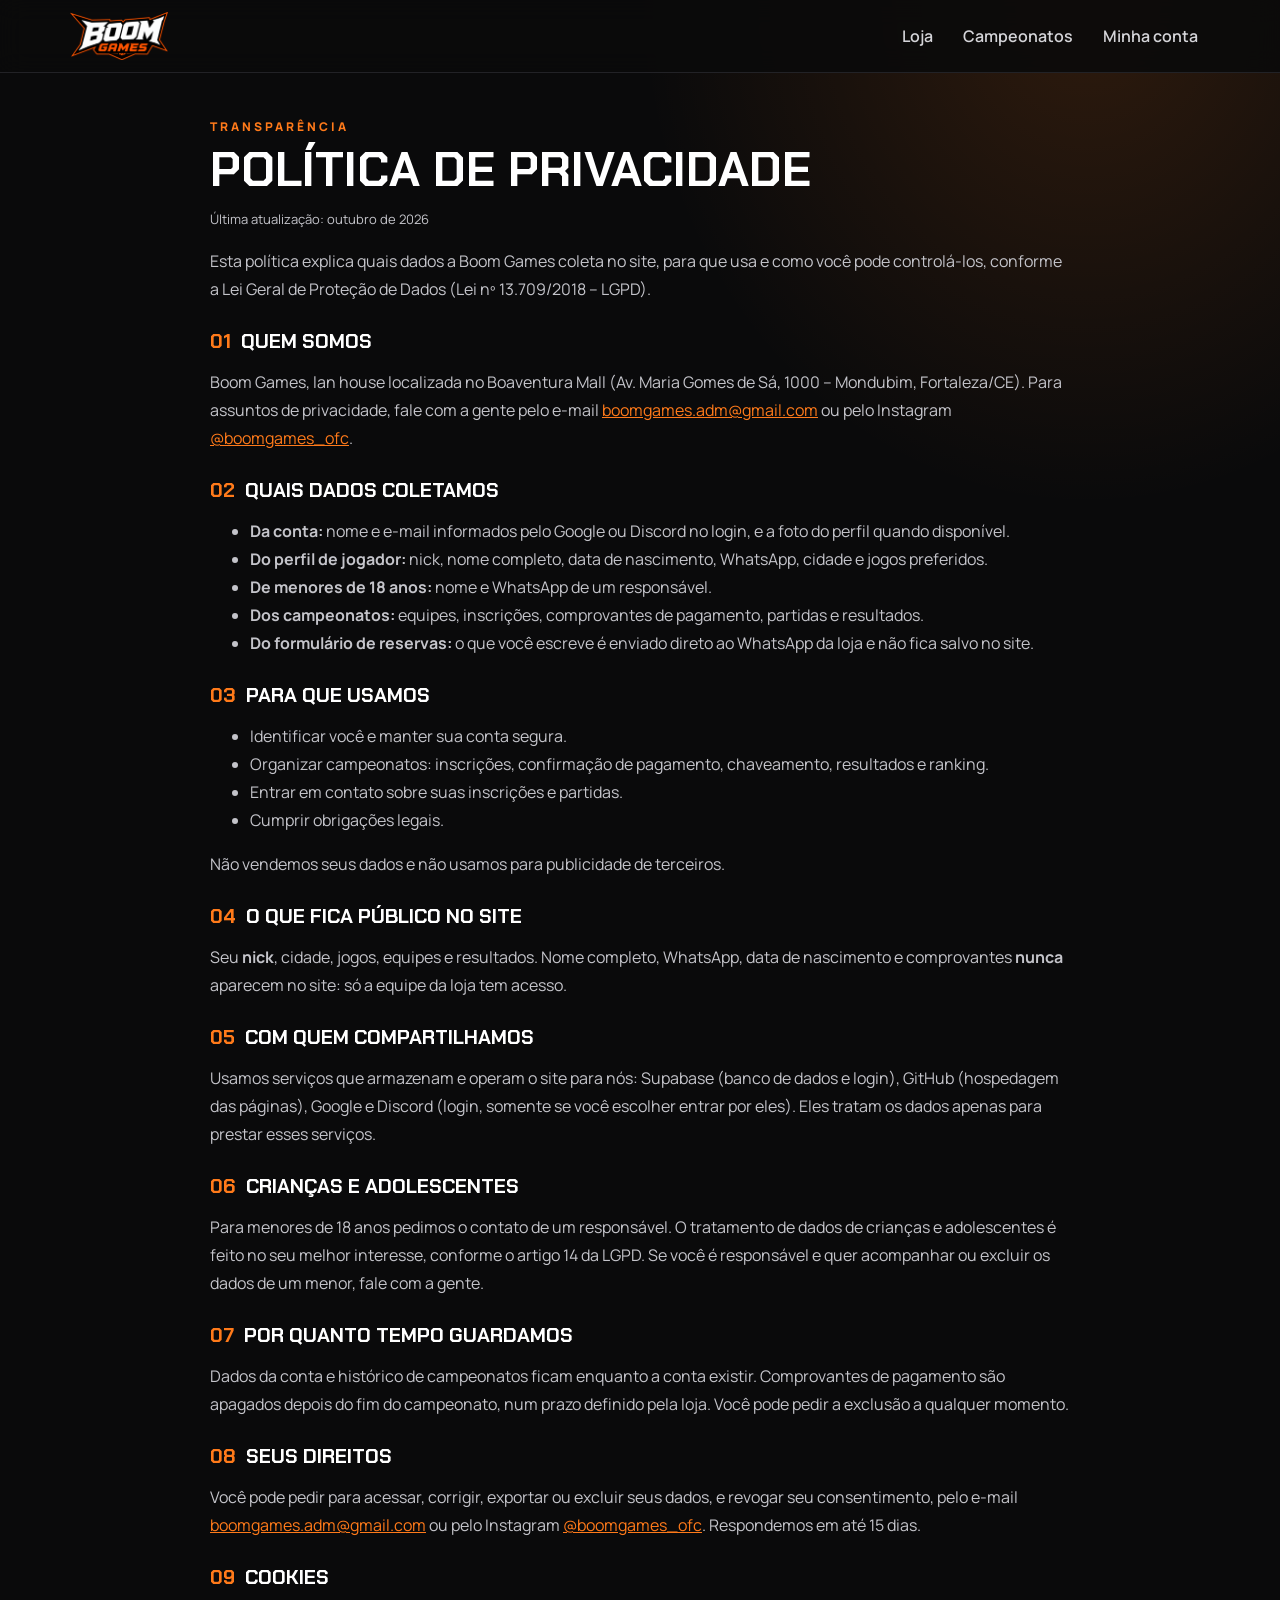
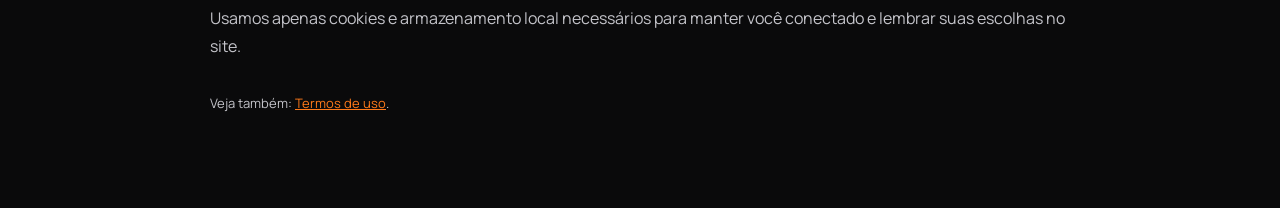
<file: privacidade/index.html>
<!doctype html>
<html lang="pt-BR" data-raiz="../">
<head>
<meta charset="utf-8">
<meta name="viewport" content="width=device-width, initial-scale=1">
<title>Política de privacidade · Boom Games</title>
<link rel="icon" type="image/png" sizes="32x32" href="../assets/img/favicon-32.png?v=2">
<link rel="icon" type="image/png" sizes="48x48" href="../assets/img/favicon-48.png?v=2">
<link rel="icon" type="image/svg+xml" href="../assets/img/icone.svg?v=2">
<link rel="apple-touch-icon" href="../assets/img/icone-180.png?v=2">
<link rel="preconnect" href="https://fonts.googleapis.com">
<link href="https://fonts.googleapis.com/css2?family=Chakra+Petch:ital,wght@0,500;0,700;1,700&amp;family=Manrope:wght@400;500;600;700;800&amp;display=swap" rel="stylesheet">
<link rel="stylesheet" href="../assets/css/app.css">
</head>
<body>
<header class="topo"><div class="topo-in"><a href="../" aria-label="Boom Games — página inicial"><img src="../assets/img/logo-boom-games.png" alt="Boom Games"></a><nav aria-label="Menu"><a href="../" class="esconde">Loja</a><a href="../campeonatos/" class="esconde">Campeonatos</a><a href="../conta/">Minha conta</a></nav></div></header>
<main>
<article class="medio texto-legal"><span class="olho">TRANSPARÊNCIA</span><h1 style="margin-top:8px">Política de privacidade</h1><p class="ajuda">Última atualização: outubro de 2026</p><p>Esta política explica quais dados a Boom Games coleta no site, para que usa e como você pode controlá-los, conforme a Lei Geral de Proteção de Dados (Lei nº 13.709/2018 – LGPD).</p><h2><span>01</span>Quem somos</h2><p>Boom Games, lan house localizada no Boaventura Mall (Av. Maria Gomes de Sá, 1000 – Mondubim, Fortaleza/CE). Para assuntos de privacidade, fale com a gente pelo e-mail <a href="mailto:boomgames.adm@gmail.com">boomgames.adm@gmail.com</a> ou pelo Instagram <a href="https://www.instagram.com/boomgames_ofc/">@boomgames_ofc</a>.</p><h2><span>02</span>Quais dados coletamos</h2><ul><li><strong>Da conta:</strong> nome e e-mail informados pelo Google ou Discord no login, e a foto do perfil quando disponível.</li><li><strong>Do perfil de jogador:</strong> nick, nome completo, data de nascimento, WhatsApp, cidade e jogos preferidos.</li><li><strong>De menores de 18 anos:</strong> nome e WhatsApp de um responsável.</li><li><strong>Dos campeonatos:</strong> equipes, inscrições, comprovantes de pagamento, partidas e resultados.</li><li><strong>Do formulário de reservas:</strong> o que você escreve é enviado direto ao WhatsApp da loja e não fica salvo no site.</li></ul><h2><span>03</span>Para que usamos</h2><ul><li>Identificar você e manter sua conta segura.</li><li>Organizar campeonatos: inscrições, confirmação de pagamento, chaveamento, resultados e ranking.</li><li>Entrar em contato sobre suas inscrições e partidas.</li><li>Cumprir obrigações legais.</li></ul><p>Não vendemos seus dados e não usamos para publicidade de terceiros.</p><h2><span>04</span>O que fica público no site</h2><p>Seu <strong>nick</strong>, cidade, jogos, equipes e resultados. Nome completo, WhatsApp, data de nascimento e comprovantes <strong>nunca</strong> aparecem no site: só a equipe da loja tem acesso.</p><h2><span>05</span>Com quem compartilhamos</h2><p>Usamos serviços que armazenam e operam o site para nós: Supabase (banco de dados e login), GitHub (hospedagem das páginas), Google e Discord (login, somente se você escolher entrar por eles). Eles tratam os dados apenas para prestar esses serviços.</p><h2><span>06</span>Crianças e adolescentes</h2><p>Para menores de 18 anos pedimos o contato de um responsável. O tratamento de dados de crianças e adolescentes é feito no seu melhor interesse, conforme o artigo 14 da LGPD. Se você é responsável e quer acompanhar ou excluir os dados de um menor, fale com a gente.</p><h2><span>07</span>Por quanto tempo guardamos</h2><p>Dados da conta e histórico de campeonatos ficam enquanto a conta existir. Comprovantes de pagamento são apagados depois do fim do campeonato, num prazo definido pela loja. Você pode pedir a exclusão a qualquer momento.</p><h2><span>08</span>Seus direitos</h2><p>Você pode pedir para acessar, corrigir, exportar ou excluir seus dados, e revogar seu consentimento, pelo e-mail <a href="mailto:boomgames.adm@gmail.com">boomgames.adm@gmail.com</a> ou pelo Instagram <a href="https://www.instagram.com/boomgames_ofc/">@boomgames_ofc</a>. Respondemos em até 15 dias.</p><h2><span>09</span>Cookies</h2><p>Usamos apenas cookies e armazenamento local necessários para manter você conectado e lembrar suas escolhas no site.</p><p class="ajuda" style="margin-top:32px">Veja também: <a href="../termos/">Termos de uso</a>.</p></article>
</main>
</body>
</html>
</file>
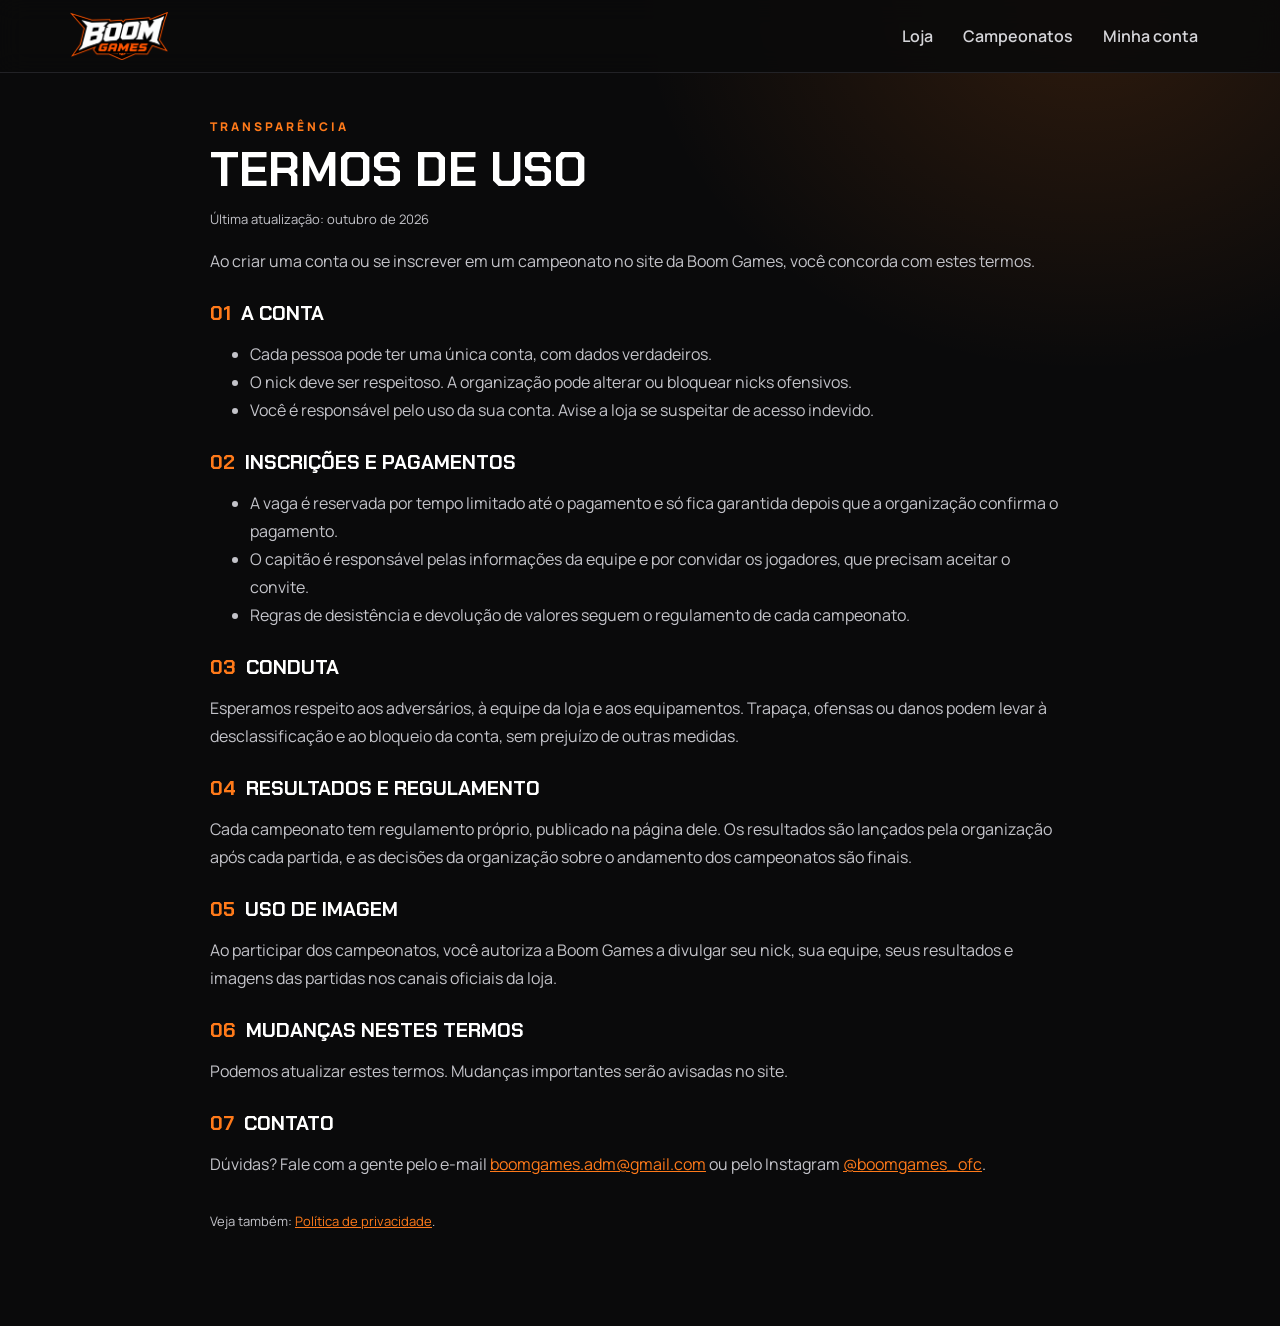
<file: termos/index.html>
<!doctype html>
<html lang="pt-BR" data-raiz="../">
<head>
<meta charset="utf-8">
<meta name="viewport" content="width=device-width, initial-scale=1">
<title>Termos de uso · Boom Games</title>
<link rel="icon" type="image/png" sizes="32x32" href="../assets/img/favicon-32.png?v=2">
<link rel="icon" type="image/png" sizes="48x48" href="../assets/img/favicon-48.png?v=2">
<link rel="icon" type="image/svg+xml" href="../assets/img/icone.svg?v=2">
<link rel="apple-touch-icon" href="../assets/img/icone-180.png?v=2">
<link rel="preconnect" href="https://fonts.googleapis.com">
<link href="https://fonts.googleapis.com/css2?family=Chakra+Petch:ital,wght@0,500;0,700;1,700&amp;family=Manrope:wght@400;500;600;700;800&amp;display=swap" rel="stylesheet">
<link rel="stylesheet" href="../assets/css/app.css">
</head>
<body>
<header class="topo"><div class="topo-in"><a href="../" aria-label="Boom Games — página inicial"><img src="../assets/img/logo-boom-games.png" alt="Boom Games"></a><nav aria-label="Menu"><a href="../" class="esconde">Loja</a><a href="../campeonatos/" class="esconde">Campeonatos</a><a href="../conta/">Minha conta</a></nav></div></header>
<main>
<article class="medio texto-legal"><span class="olho">TRANSPARÊNCIA</span><h1 style="margin-top:8px">Termos de uso</h1><p class="ajuda">Última atualização: outubro de 2026</p><p>Ao criar uma conta ou se inscrever em um campeonato no site da Boom Games, você concorda com estes termos.</p><h2><span>01</span>A conta</h2><ul><li>Cada pessoa pode ter uma única conta, com dados verdadeiros.</li><li>O nick deve ser respeitoso. A organização pode alterar ou bloquear nicks ofensivos.</li><li>Você é responsável pelo uso da sua conta. Avise a loja se suspeitar de acesso indevido.</li></ul><h2><span>02</span>Inscrições e pagamentos</h2><ul><li>A vaga é reservada por tempo limitado até o pagamento e só fica garantida depois que a organização confirma o pagamento.</li><li>O capitão é responsável pelas informações da equipe e por convidar os jogadores, que precisam aceitar o convite.</li><li>Regras de desistência e devolução de valores seguem o regulamento de cada campeonato.</li></ul><h2><span>03</span>Conduta</h2><p>Esperamos respeito aos adversários, à equipe da loja e aos equipamentos. Trapaça, ofensas ou danos podem levar à desclassificação e ao bloqueio da conta, sem prejuízo de outras medidas.</p><h2><span>04</span>Resultados e regulamento</h2><p>Cada campeonato tem regulamento próprio, publicado na página dele. Os resultados são lançados pela organização após cada partida, e as decisões da organização sobre o andamento dos campeonatos são finais.</p><h2><span>05</span>Uso de imagem</h2><p>Ao participar dos campeonatos, você autoriza a Boom Games a divulgar seu nick, sua equipe, seus resultados e imagens das partidas nos canais oficiais da loja.</p><h2><span>06</span>Mudanças nestes termos</h2><p>Podemos atualizar estes termos. Mudanças importantes serão avisadas no site.</p><h2><span>07</span>Contato</h2><p>Dúvidas? Fale com a gente pelo e-mail <a href="mailto:boomgames.adm@gmail.com">boomgames.adm@gmail.com</a> ou pelo Instagram <a href="https://www.instagram.com/boomgames_ofc/">@boomgames_ofc</a>.</p><p class="ajuda" style="margin-top:32px">Veja também: <a href="../privacidade/">Política de privacidade</a>.</p></article>
</main>
</body>
</html>
</file>
<file: assets/css/app.css>
:root{--laranja:#FF7A1A;--laranja-esc:#B84500;--preto:#0A0A0B;--grafite:#131315;--linha:#26262B;--campo:#0D0D0F;--texto:#FFFFFF;--suave:#C4C4CA;--apagado:#A6A6AE}
*{box-sizing:border-box}
html{color-scheme:dark}
body{margin:0;min-height:100vh;background:radial-gradient(ellipse 50% 40% at 85% 0%,rgba(255,122,26,.15),transparent 70%),var(--preto);color:var(--texto);font-family:'Manrope',system-ui,sans-serif;line-height:1.5}
a{color:var(--laranja)}a:hover{color:#FFA35C}
:focus-visible{outline:2px solid var(--laranja);outline-offset:3px}
.topo{position:sticky;top:0;z-index:20;border-bottom:1px solid #222226;background:rgba(10,10,11,.9);backdrop-filter:blur(12px);-webkit-backdrop-filter:blur(12px)}
.topo-in{max-width:1180px;margin:0 auto;padding:12px 20px;display:flex;align-items:center;justify-content:space-between;gap:16px}
.topo img{height:48px;width:auto;display:block}
.topo nav{display:flex;gap:6px;flex-wrap:wrap;align-items:center}
.topo nav a{color:#D4D4D8;text-decoration:none;font-weight:600;padding:10px 12px}
.topo nav a:hover{color:var(--laranja)}
main{max-width:1180px;margin:0 auto;padding:40px 20px 80px}
.estreito{max-width:560px;margin:0 auto}
.medio{max-width:860px;margin:0 auto}
h1,h2,h3,.titulo{font-family:'Chakra Petch',sans-serif;font-weight:700;line-height:1.05;margin:0}
h1{font-size:clamp(32px,5vw,48px);text-transform:uppercase}
h2{font-size:24px;text-transform:uppercase}
.olho{font-size:12px;font-weight:800;letter-spacing:3px;color:var(--laranja)}
.sub{color:var(--suave);margin:0}
.cut{clip-path:polygon(0 0,calc(100% - 16px) 0,100% 16px,100% 100%,16px 100%,0 calc(100% - 16px))}
.cut-sm{clip-path:polygon(0 0,calc(100% - 10px) 0,100% 10px,100% 100%,10px 100%,0 calc(100% - 10px))}
.cartao{background:linear-gradient(165deg,#17171A,#111113);border:1px solid #2A2A2F;padding:28px;display:flex;flex-direction:column;gap:18px}
.cartao.destaque{border-color:var(--laranja);box-shadow:0 30px 80px -30px rgba(255,122,26,.45)}
.pilha{display:flex;flex-direction:column;gap:16px}
.grade{display:grid;grid-template-columns:repeat(auto-fit,minmax(min(100%,220px),1fr));gap:14px}
.campo{display:flex;flex-direction:column;gap:8px;min-width:0}
.campo label,.rotulo{font-weight:700;font-size:14px;color:#E4E4E7}
input[type=text],input[type=tel],input[type=date],input[type=email],input[type=url],input[type=number],select,textarea{min-height:48px;width:100%;padding:0 14px;border:1px solid #34343A;background:var(--campo);color:#fff;font:inherit;font-size:16px}
textarea{padding:12px 14px;min-height:100px;resize:vertical}
input:focus,select:focus,textarea:focus{outline:none;border-color:var(--laranja);box-shadow:0 0 0 3px rgba(255,122,26,.2)}
input[disabled]{opacity:.7}
.check{display:flex;gap:12px;align-items:flex-start;font-size:14px;color:#D4D4D8;cursor:pointer}
.check input{width:20px;height:20px;margin:2px 0 0;accent-color:var(--laranja);flex-shrink:0}
.ajuda{font-size:13px;color:var(--apagado)}
.ok{color:var(--laranja);font-weight:700;font-size:13px}
.erro{color:#FF9A8A;font-weight:700;font-size:13px}
.btn{display:inline-flex;align-items:center;justify-content:center;gap:10px;min-height:50px;padding:0 22px;border:0;background:var(--laranja);color:var(--preto);font:inherit;font-weight:800;font-size:14px;letter-spacing:.5px;text-decoration:none;cursor:pointer;clip-path:polygon(0 0,calc(100% - 10px) 0,100% 10px,100% 100%,10px 100%,0 calc(100% - 10px));transition:filter .2s ease}
.btn:hover{filter:brightness(1.08);color:var(--preto)}
.btn[disabled]{opacity:.5;cursor:not-allowed}
.btn.sec{background:transparent;color:#fff;border:1px solid #4A4A52;clip-path:none}
.btn.sec:hover{border-color:var(--laranja);color:#fff}
.btn.largo{width:100%}
.btn.discord{background:#5865F2;color:#fff;clip-path:none}
.btn.google{background:#fff;color:var(--preto);clip-path:none}
.marca-ico{width:26px;height:26px;display:inline-flex;align-items:center;justify-content:center;font-family:'Chakra Petch',sans-serif;font-weight:700}
.btn.discord .marca-ico{background:#fff;color:#5865F2}
.btn.google .marca-ico{border:1px solid #D4D4D8;color:#1A73E8}
.chips{display:flex;flex-wrap:wrap;gap:8px}
.chip{min-height:42px;padding:0 14px;font:inherit;font-size:14px;font-weight:700;cursor:pointer;border:1px solid #34343A;background:transparent;color:var(--suave)}
.chip[aria-pressed=true]{border-color:var(--laranja);background:rgba(255,122,26,.16);color:#fff}
.selo{display:inline-flex;align-items:center;padding:4px 9px;font-size:11px;font-weight:800;letter-spacing:1px}
.selo.lar{background:var(--laranja);color:var(--preto)}.selo.lin{border:1px solid #8E8E96;color:#E4E4E7}
.aviso{padding:14px 16px;border-left:3px solid var(--laranja);background:var(--campo);font-size:14px;line-height:1.6}
.linha{display:flex;gap:12px;align-items:center;flex-wrap:wrap}
.entre{justify-content:space-between}
.carregando{display:flex;justify-content:center;padding:60px 0;color:var(--apagado)}
.lista{list-style:none;margin:0;padding:0;display:flex;flex-direction:column;gap:8px}
.lista li{display:grid;grid-template-columns:30px 64px minmax(0,1fr) auto;gap:10px;align-items:center;padding:10px;background:var(--campo);border:1px solid #2E2E34}
.mini{width:40px;height:40px;border:1px solid #3A3A40;background:transparent;color:#fff;font:inherit;cursor:pointer}
.logo-slot{height:48px;display:flex;align-items:center;justify-content:center;border:1px dashed #4A4A52;font-size:10px;font-weight:800;color:var(--suave);cursor:pointer;text-align:center;overflow:hidden}
.logo-slot img{max-width:100%;max-height:100%}
.texto-legal h2{font-size:20px;margin-top:28px;margin-bottom:8px;display:flex;gap:10px}
.texto-legal h2 span{color:var(--laranja)}
.texto-legal p,.texto-legal li{color:var(--suave);line-height:1.75}
.sr{position:absolute;width:1px;height:1px;overflow:hidden;clip:rect(0 0 0 0);white-space:nowrap}
[hidden]{display:none !important}
@media (max-width:640px){.topo nav a.esconde{display:none}.cartao{padding:20px}.lista li{grid-template-columns:24px 52px minmax(0,1fr);}.lista li .acoes{grid-column:1/-1;justify-content:flex-end}}
@media (prefers-reduced-motion:reduce){*{animation:none!important;transition:none!important}}

/* ---------- cartões com cantos de mira (substitui o corte que quebrava a borda) */
.cartao.cut{clip-path:none;position:relative}
.cartao.cut::before,.cartao.cut::after{content:"";position:absolute;width:22px;height:22px;border-color:var(--laranja);border-style:solid;pointer-events:none}
.cartao.cut::before{top:-1px;left:-1px;border-width:2px 0 0 2px}
.cartao.cut::after{bottom:-1px;right:-1px;border-width:0 2px 2px 0}

/* ---------- tela de entrar */
.arena{position:relative;overflow:hidden;display:flex;align-items:center}
.arena::before{content:"";position:absolute;inset:0;background-image:linear-gradient(rgba(255,255,255,.035) 1px,transparent 1px),linear-gradient(90deg,rgba(255,255,255,.035) 1px,transparent 1px);background-size:48px 48px;-webkit-mask-image:radial-gradient(ellipse at 30% 45%,#000 25%,transparent 70%);mask-image:radial-gradient(ellipse at 30% 45%,#000 25%,transparent 70%);pointer-events:none}
.arena .brilho{position:absolute;left:-10%;top:10%;width:60%;height:70%;background:radial-gradient(ellipse at center,rgba(255,122,26,.22),transparent 65%);pointer-events:none}
.arena .contorno{position:absolute;left:-1%;bottom:-4%;font-family:'Chakra Petch',sans-serif;font-weight:700;font-style:italic;font-size:clamp(120px,20vw,300px);line-height:.8;color:transparent;-webkit-text-stroke:1px rgba(255,122,26,.14);white-space:nowrap;pointer-events:none}
.arena-in{position:relative;width:100%;max-width:1180px;margin:0 auto;padding:56px 20px;display:flex;flex-wrap:wrap;gap:56px;align-items:center}
.arena-txt{flex:1 1 420px;min-width:0;display:flex;flex-direction:column;gap:20px}
.arena-txt h1{font-size:clamp(44px,6vw,80px);line-height:.95}
.arena-txt h1 span{color:var(--laranja)}
.vantagens{list-style:none;margin:6px 0 0;padding:0;display:flex;flex-direction:column;gap:12px;max-width:470px}
.vantagens li{display:flex;gap:16px;align-items:center;padding:14px 16px;background:rgba(19,19,21,.85);border:1px solid var(--linha)}
.vantagens b{font-family:'Chakra Petch',sans-serif;color:var(--laranja);font-size:18px}
.vantagens span{font-weight:600}
.acesso{flex:1 1 380px;max-width:460px;min-width:0}
.acesso .cartao{gap:16px}
.btn.social{min-height:56px;font-size:15px;justify-content:flex-start;padding:0 18px;gap:14px;position:relative;transition:transform .2s ease,box-shadow .2s ease,filter .2s ease}
.btn.social:hover{transform:translateY(-2px)}
.btn.discord.social:hover{box-shadow:0 12px 30px -12px rgba(88,101,242,.8)}
.btn.google.social:hover{box-shadow:0 12px 30px -12px rgba(255,255,255,.5)}
.btn.social .seta{margin-left:auto;font-size:18px;opacity:.7}
.btn.social .marca-ico{width:30px;height:30px;font-size:15px}
.divisor{display:flex;align-items:center;gap:12px;color:var(--apagado);font-size:12px;font-weight:800;letter-spacing:2px}
.divisor::before,.divisor::after{content:"";flex:1;height:1px;background:#2E2E34}
.seguro{display:flex;gap:12px;align-items:flex-start;padding:14px;background:var(--campo);border:1px solid #2E2E34;font-size:13px;color:var(--suave);line-height:1.5}
.seguro svg{flex-shrink:0;color:var(--laranja);margin-top:1px}
@media (max-width:760px){.arena-in{gap:32px;padding:32px 16px}.arena .contorno{display:none}.vantagens{display:none}}

/* ---------- tela de entrar ocupando exatamente a altura da tela, sem rolagem */
body:has(.arena){height:100vh;height:100dvh;display:flex;flex-direction:column;overflow:hidden}
body:has(.arena) .topo{position:relative;flex-shrink:0}
body:has(.arena) .arena{flex:1 1 auto;min-height:0}
.arena-in{padding:clamp(16px,4vh,48px) 20px;gap:clamp(24px,5vw,56px)}
.arena-txt{gap:clamp(10px,2.2vh,20px)}
.arena-txt h1{font-size:clamp(40px,min(6vw,9vh),80px)}
.vantagens{gap:clamp(6px,1.2vh,12px);margin-top:0}
.vantagens li{padding:clamp(8px,1.4vh,14px) 16px}
.acesso .cartao{padding:clamp(18px,3vh,28px);gap:clamp(10px,1.8vh,16px)}
.acesso .cartao h2{font-size:clamp(26px,4vh,32px) !important}
.btn.social{min-height:clamp(48px,6.4vh,56px)}
.arena .contorno{font-size:clamp(110px,min(18vw,30vh),280px);bottom:-3%}
@media (max-width:760px){
  .arena-txt .sub{display:none}
  .arena-txt h1{font-size:clamp(34px,9vw,44px)}
  .arena-in{align-content:center}
}
/* telas muito baixas (celular deitado, notebook pequeno): volta a permitir rolagem */
@media (max-height:600px){
  body:has(.arena){height:auto;overflow:auto}
  body:has(.arena) .arena{min-height:calc(100vh - 73px)}
}

/* ---------- campeonatos */
.capa{position:relative;overflow:hidden;background:#0E0E10;display:flex;flex-direction:column;justify-content:flex-end;padding:18px}
.capa::before{content:"";position:absolute;right:-40px;top:-30px;width:60%;height:160%;background:linear-gradient(135deg,var(--laranja),var(--laranja-esc));transform:skewX(-18deg)}
.capa::after{content:"";position:absolute;inset:0;background-image:linear-gradient(rgba(255,255,255,.05) 1px,transparent 1px),linear-gradient(90deg,rgba(255,255,255,.05) 1px,transparent 1px);background-size:22px 22px}
.capa img.foto{position:absolute;inset:0;width:100%;height:100%;object-fit:cover;z-index:1}
.capa .k{position:relative;z-index:2;font-size:11px;font-weight:800;letter-spacing:4px;color:var(--laranja);text-shadow:0 1px 0 #000}
.capa .j{position:relative;z-index:2;font-family:'Chakra Petch',sans-serif;font-weight:700;font-style:italic;font-size:30px;line-height:1.05;text-transform:uppercase;text-shadow:0 2px 12px rgba(0,0,0,.7)}
.capa .p{position:absolute;z-index:2;right:14px;top:12px;font-family:'Chakra Petch',sans-serif;font-weight:700;font-size:12px;letter-spacing:2px;color:#0A0A0B}
.capa .st{position:absolute;z-index:3;left:14px;top:14px}
.camp-grade{display:grid;grid-template-columns:repeat(auto-fill,minmax(min(100%,300px),1fr));gap:20px}
.camp-card{background:var(--grafite);border:1px solid var(--linha);display:flex;flex-direction:column;text-decoration:none;color:#fff;transition:transform .25s ease,border-color .25s ease,box-shadow .25s ease}
.camp-card:hover{transform:translateY(-4px);border-color:var(--laranja);box-shadow:0 18px 40px -18px rgba(255,122,26,.55);color:#fff}
.camp-card .capa{height:150px}
.camp-card .corpo{padding:18px;display:flex;flex-direction:column;gap:12px;flex-grow:1}
.dados{display:grid;grid-template-columns:repeat(2,minmax(0,1fr));gap:10px 16px;font-size:14px}
.dados dt{color:var(--apagado);font-size:11px;font-weight:800;letter-spacing:1px}
.dados dd{margin:2px 0 0;font-weight:700}
.barra{height:6px;background:#26262B;overflow:hidden}.barra i{display:block;height:100%;background:var(--laranja)}
.selo.br{background:#fff;color:var(--preto)}.selo.cz{background:#2E2E34;color:#E4E4E7}.selo.po{border:1px solid var(--laranja);color:#fff}
.membro{display:flex;align-items:center;gap:12px;padding:10px 12px;background:var(--campo);border:1px solid #2E2E34}
.membro .av{width:38px;height:38px;flex-shrink:0;background:#0A0A0B;border:1px solid #3A3A40;display:flex;align-items:center;justify-content:center;font-family:'Chakra Petch',sans-serif;font-weight:700}
.membro .av.on{border-color:var(--laranja)}
.membro .nm{flex:1;min-width:0;display:flex;flex-direction:column}
.membro .nm b{font-weight:800}.membro .nm small{color:var(--apagado)}
.qr{background:#fff;padding:14px;align-self:center;line-height:0}
.qr svg,.qr img{width:240px;height:240px}
.copia{display:flex;gap:8px;flex-wrap:wrap}
.copia code{flex:1 1 200px;min-width:0;overflow:hidden;text-overflow:ellipsis;white-space:nowrap;padding:14px;background:var(--campo);border:1px solid #34343A;font-size:13px;color:#D4D4D8}
.abas{display:flex;gap:4px;overflow-x:auto;border-bottom:1px solid #222226}
.abas button{min-height:48px;padding:0 16px;border:0;border-bottom:3px solid transparent;background:transparent;color:var(--apagado);font:inherit;font-size:15px;font-weight:700;cursor:pointer;white-space:nowrap}
.abas button[aria-selected=true]{color:#fff;border-bottom-color:var(--laranja)}
.tabela{width:100%;border-collapse:collapse;font-size:14px}
.tabela th{text-align:left;color:var(--apagado);font-size:12px;letter-spacing:1px;padding:10px 12px;font-weight:700}
.tabela td{padding:12px;border-top:1px solid #222226;vertical-align:top}
.rolar{overflow-x:auto}
.vazio{padding:28px;border:1px dashed #3A3A40;color:var(--apagado);text-align:center}

/* ---------- chaveamento e partidas */
.chave{display:flex;gap:28px;overflow-x:auto;padding:4px 2px 14px;scroll-snap-type:x mandatory}
.chave .col{flex:0 0 250px;display:flex;flex-direction:column;justify-content:space-around;gap:14px;scroll-snap-align:start}
.chave .col h3{font-size:12px;letter-spacing:2px;color:var(--apagado);font-family:'Manrope',sans-serif;font-weight:800;margin-bottom:4px}
.jogo{display:block;background:#141416;border:1px solid #2A2A2F;text-decoration:none;color:#fff;transition:border-color .2s ease,transform .2s ease}
.jogo:hover{border-color:var(--laranja);color:#fff;transform:translateY(-2px)}
.jogo.ao-vivo{border-color:var(--laranja);box-shadow:0 0 0 3px rgba(255,122,26,.15)}
.jogo .topo-j{display:flex;justify-content:space-between;gap:8px;padding:7px 12px;border-bottom:1px solid #26262B;font-size:11px;font-weight:800;letter-spacing:1px;color:var(--apagado)}
.jogo .lado{display:flex;align-items:center;gap:10px;padding:8px 12px}
.jogo .lado .sg{width:30px;height:30px;flex-shrink:0;background:#0A0A0B;border:1px solid #3A3A40;display:inline-flex;align-items:center;justify-content:center;font-family:'Chakra Petch',sans-serif;font-weight:700;font-size:11px}
.jogo .lado .n{flex:1;min-width:0;overflow:hidden;text-overflow:ellipsis;white-space:nowrap;font-weight:600;font-size:14px}
.jogo .lado .pl{font-family:'Chakra Petch',sans-serif;font-weight:700;font-size:18px;min-width:18px;text-align:right}
.jogo .lado.venc .n{font-weight:800}.jogo .lado.venc .pl{color:var(--laranja)}.jogo .lado.venc .sg{border-color:var(--laranja)}
.jogo .lado.perd .n,.jogo .lado.perd .pl{color:#8E8E96}
.jogo .lado.vaz .n{color:#8E8E96;font-style:italic}
.campeao-banner{position:relative;overflow:hidden;padding:36px 24px;text-align:center;background:radial-gradient(ellipse 50% 90% at 50% 0%,rgba(255,122,26,.32),transparent 70%),#0E0E10;border:1px solid var(--laranja);display:flex;flex-direction:column;align-items:center;gap:10px}
.campeao-banner .taca{width:84px;height:84px;background:linear-gradient(145deg,var(--laranja),var(--laranja-esc));color:#0A0A0B;display:flex;align-items:center;justify-content:center;box-shadow:0 0 50px -6px rgba(255,122,26,.7)}
.placar-grande{display:grid;grid-template-columns:minmax(0,1fr) auto minmax(0,1fr);gap:16px;align-items:center;text-align:center}
.placar-grande .eq{display:flex;flex-direction:column;align-items:center;gap:10px;text-decoration:none;color:#fff}
.placar-grande .eq .sg{width:clamp(64px,12vw,92px);height:clamp(64px,12vw,92px);background:#0A0A0B;border:2px solid #3A3A40;display:flex;align-items:center;justify-content:center;font-family:'Chakra Petch',sans-serif;font-weight:700;font-size:clamp(20px,4vw,30px)}
.placar-grande .eq.venc .sg{border-color:var(--laranja)}
.placar-grande .num{font-family:'Chakra Petch',sans-serif;font-weight:700;font-size:clamp(44px,9vw,80px);line-height:1}
</file>
